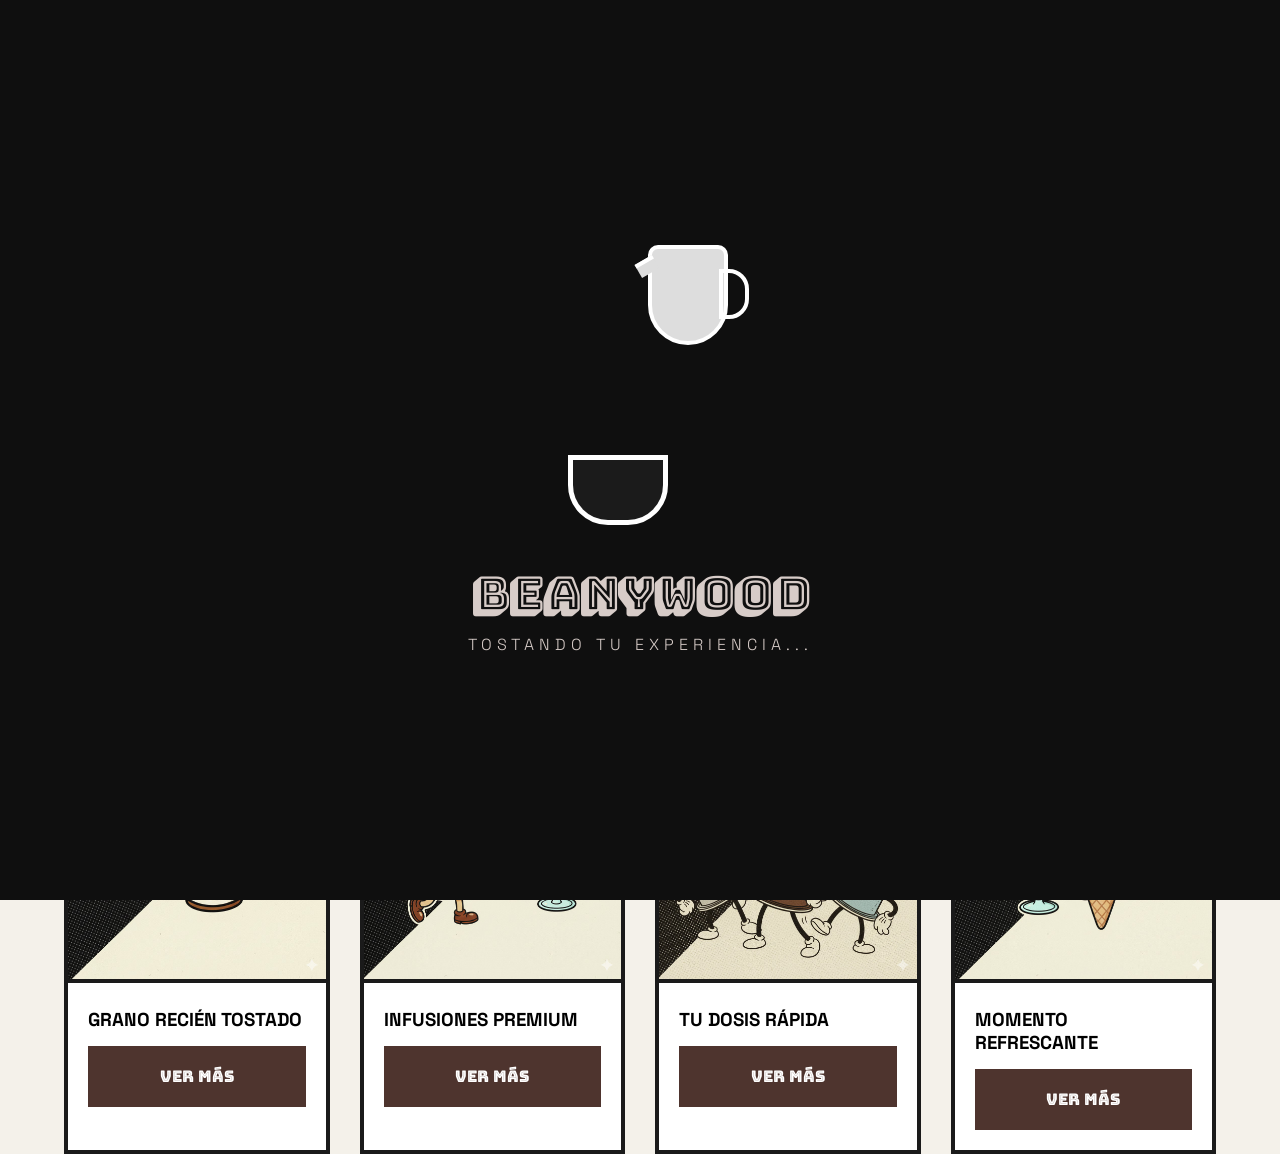
<file: index.html>
<!DOCTYPE html>
<html lang="es">
<head>
    <meta charset="UTF-8">
    <meta name="viewport" content="width=device-width, initial-scale=1.0">
    <title>Beanywood | Home</title>
    <link rel="stylesheet" href="css/styles.css">
    <link href="https://fonts.googleapis.com/css2?family=Bungee+Shade&family=Bungee+Inline&family=Space+Grotesk:wght@300;800&display=swap" rel="stylesheet">
</head>
<body>
    <div id="loader">
    <div class="loader-content">
        <div class="coffee-pot-container">
            <div class="coffee-pot">
                <div class="pot-body"></div>
                <div class="pot-handle"></div>
                <div class="pot-spout"></div>
            </div>
            <div class="coffee-stream-v2"></div>
            <div class="cartoon-coffee">
                <div class="liquid"></div>
            </div>
        </div>
        <h2 class="loader-brand">BEANYWOOD</h2>
        <p class="loader-status">TOSTANDO TU EXPERIENCIA...</p>
    </div>
</div>

    <div id="custom-cursor"></div>

   <header>
    <div class="nav-container">
        <a href="index.html" class="logo">BEANYWOOD</a>
        
        <nav class="main-nav">
           
            <a href="te.html" class="nav-item hover-target">TÉS</a>
            <a href="capsulas.html" class="nav-item hover-target">CÁPSULAS</a>
            <a href="Helado.html" class="nav-item hover-target">HELADO</a>
            <a href="grano.html" class="nav-item hover-target">GRANO</a>
            <a href="#" onclick="toggleCart()" class="nav-item cart-btn hover-target">
                BOLSA <span class="cart-badge">[<span id="cart-counter">0</span>]</span>
            </a>
        </nav>
    </div>
</header>

<section class="hero-section">
    <div class="hero-content">
        <h1 class="main-title">BIENVENIDO AL</h1>
        <h2 class="sub-title">UNIVERSO BEANY</h2>
        <p class="hero-tagline">Tu dosis diaria de cafeína con estilo.</p>
    </div>
</section>

   

    <aside id="sidebar-cart" class="cart-sidebar">
        <div class="cart-header">
            <h2>TU BOLSA</h2>
            <button onclick="toggleCart()" class="close-btn">&times;</button>
        </div>
        <div id="cart-items-container"></div>
        <div class="cart-footer">
            <h3>TOTAL: <span id="total-amount">0.00€</span></h3>
            <button class="btn-checkout">FINALIZAR COMPRA</button>
        </div>
    </aside>
    <main>
    

    <section class="featured-categories" style="margin-top: -100px; padding: 0 5%; position: relative; z-index: 10;">
        <div id="tea-products-grid" class="product-gallery" style="display: grid; grid-template-columns: repeat(auto-fit, minmax(250px, 1fr)); gap: 30px;">
            
            <article class="p-card hover-target" style="border: 4px solid var(--secondary); background: white;">
                <img src="img/cafeImagen.jpg" alt="Café" class="card-img-top" style="width: 100%; border-bottom: 4px solid var(--secondary);">
                <div class="card-body" style="padding: 20px;">
                    <h3 class="card-text" style="font-family: 'Space Grotesk'; font-weight: 800; margin-bottom: 15px;">GRANO RECIÉN TOSTADO</h3>
                    <a href="grano.html" class="btn-primary-v2" style="width: 100%; text-align: center;">VER MÁS</a>
                </div>
            </article>

            <article class="p-card hover-target" style="border: 4px solid var(--secondary); background: white;">
                <img src="img/tesImagen.jpg" alt="Tés" class="card-img-top" style="width: 100%; border-bottom: 4px solid var(--secondary);">
                <div class="card-body" style="padding: 20px;">
                    <h3 class="card-text" style="font-family: 'Space Grotesk'; font-weight: 800; margin-bottom: 15px;">INFUSIONES PREMIUM</h3>
                    <a href="te.html" class="btn-primary-v2" style="width: 100%; text-align: center;">VER MÁS</a>
                </div>
            </article>

            <article class="p-card hover-target" style="border: 4px solid var(--secondary); background: white;">
                <img src="img/capsulasImagen.jpg" alt="Cápsulas" class="card-img-top" style="width: 100%; border-bottom: 4px solid var(--secondary);">
                <div class="card-body" style="padding: 20px;">
                    <h3 class="card-text" style="font-family: 'Space Grotesk'; font-weight: 800; margin-bottom: 15px;">TU DOSIS RÁPIDA</h3>
                    <a href="capsulas.html" class="btn-primary-v2" style="width: 100%; text-align: center;">VER MÁS</a>
                </div>
            </article>

            <article class="p-card hover-target" style="border: 4px solid var(--secondary); background: white;">
                <img src="img/heladosImagen.jpg" alt="Helados" class="card-img-top" style="width: 100%; border-bottom: 4px solid var(--secondary);">
                <div class="card-body" style="padding: 20px;">
                    <h3 class="card-text" style="font-family: 'Space Grotesk'; font-weight: 800; margin-bottom: 15px;">MOMENTO REFRESCANTE</h3>
                    <a href="Helado.html" class="btn-primary-v2" style="width: 100%; text-align: center;">VER MÁS</a>
                </div>
            </article>

        </div>
    </section>
</main>

    <script src="java/script.js"></script>
</body>
</html>
</file>
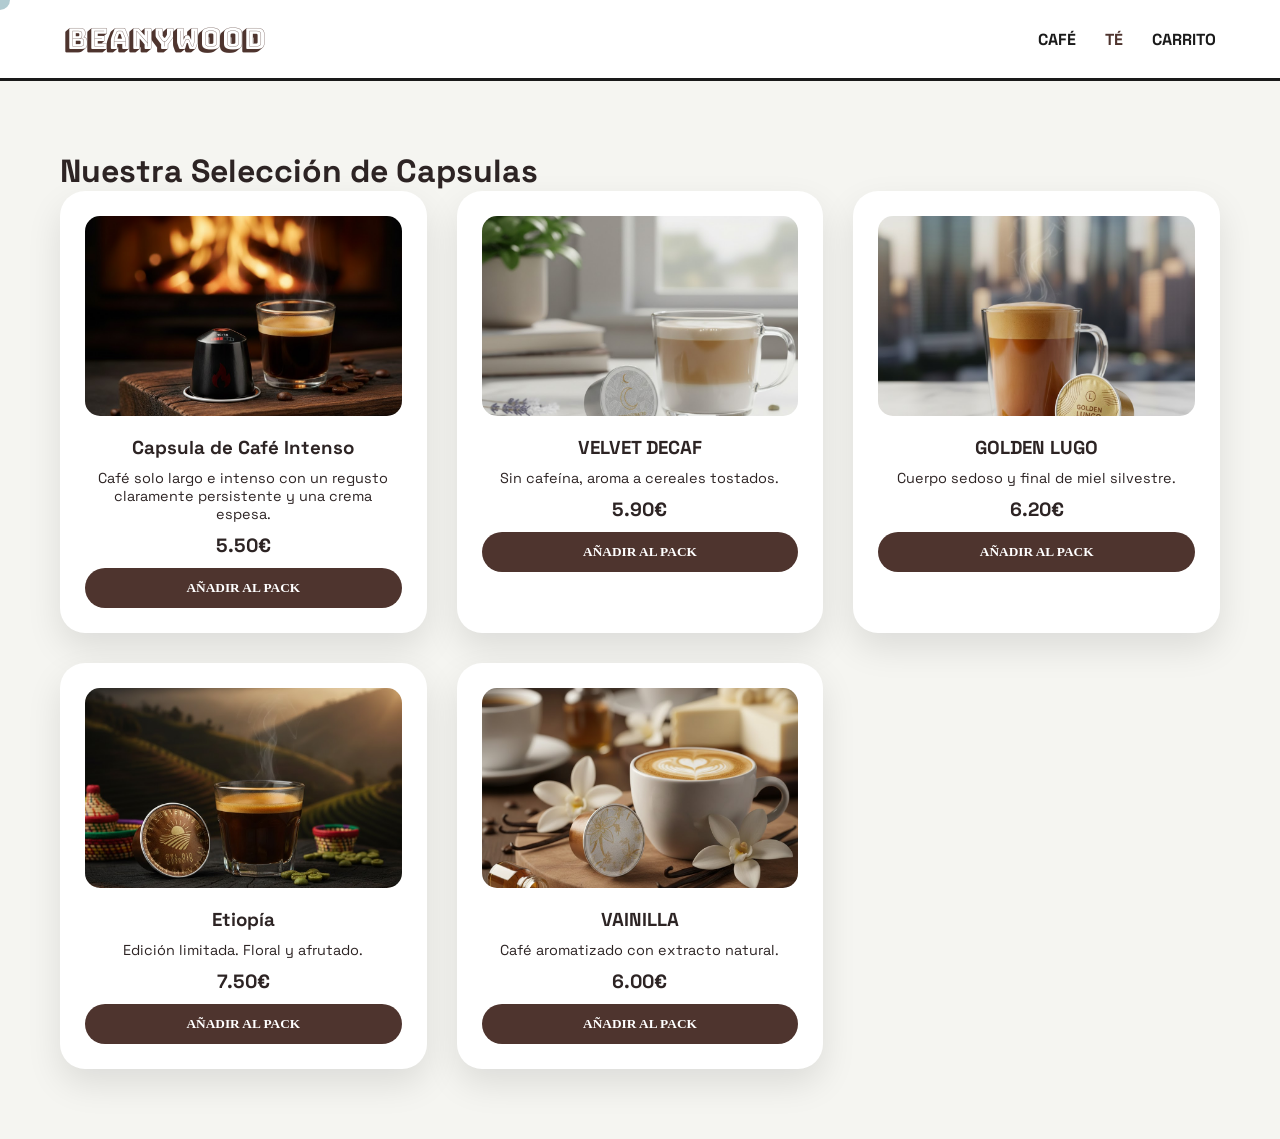
<file: capsulas.html>
<!DOCTYPE html>
<html lang="es">
<head>
    <meta charset="UTF-8">
    <meta name="viewport" content="width=device-width, initial-scale=1.0">
    <title>Tea Specialty Store</title>
    <link href="https://fonts.googleapis.com/css2?family=Bungee+Shade&family=Space+Grotesk:wght@300;500;700&display=swap" rel="stylesheet">
    <link rel="stylesheet" href="css/styles.css">
</head>
<body id="tea-store-body">

    <div id="custom-cursor"></div>

    <div id="main-loader">
        <div id="cup-container" class="cartoon-coffee">
            <div id="liquid-fill" class="liquid"></div>
        </div>
    </div>

    <header id="main-header">
        <div id="header-container" class="nav-container">
            <a href="index.html" id="site-logo" class="logo">BEANYWOOD</a>
            <nav id="main-navigation">
                <a href="#" id="nav-link-coffee">CAFÉ</a>
                <a href="#" id="nav-link-tea-active">TÉ</a>
                <a href="#" id="nav-link-cart" onclick="toggleCart()">CARRITO</a>
            </nav>
        </div>
    </header>

    <main id="tea-content-wrapper" class="content-wrapper">
        <h1 id="section-title">Nuestra Selección de Capsulas</h1>

        <div id="tea-products-grid" class="product-gallery">
            
            <article id="tea-card-1" class="p-card">
                <img id="tea-img-1" src="img/capsula1.jpg" alt="Matcha">
                <h3 id="tea-title-1">Capsula de Café Intenso</h3>
                <p style="margin: 10px 0; font-size: 0.9rem;">Café solo largo e intenso con un regusto claramente persistente y una crema espesa.</p>
                <p id="tea-price-1">5.50€</p>
                <button id="tea-btn-1" class="btn-primary-v2">AÑADIR AL PACK</button>
            </article>

            <article id="tea-card-2" class="p-card">
                <img id="tea-img-2" src="img/capsulas2.jpg" alt="Earl Grey">
                <h3 id="tea-title-2">VELVET DECAF</h3>
                <p style="margin: 10px 0; font-size: 0.9rem;">Sin cafeína, aroma a cereales tostados.</p>
                <p id="tea-price-2">5.90€</p>
                <button id="tea-btn-2" class="btn-primary-v2">AÑADIR AL PACK</button>
            </article>
            <article id="tea-card-3" class="p-card">
        <img id="tea-img-3" src="img/capsulas3.jpg" alt="Té de Jazmín">
        <h3 id="tea-title-3">GOLDEN LUGO</h3>
        <p style="margin: 10px 0; font-size: 0.9rem;">Cuerpo sedoso y final de miel silvestre.</p>
        <p id="tea-price-3">6.20€</p>
        <button id="tea-btn-3" class="btn-primary-v2">AÑADIR AL PACK</button>
    </article>
           <article id="tea-card-4" class="p-card">
        <img id="tea-img-4" src="img/capsulas4.jpg" alt="Rooibos">
        <h3 id="tea-title-4">Etiopía</h3>
        <p style="margin: 10px 0; font-size: 0.9rem;">Edición limitada. Floral y afrutado.</p>
        <p id="tea-price-4">7.50€</p>
        <button id="tea-btn-4" class="btn-primary-v2">AÑADIR AL PACK</button>
    </article>
           <article id="tea-card-5" class="p-card">
        <img id="tea-img-5" src="img/capsulas5.jpg" alt="Chai Tea">
        <h3 id="tea-title-5">VAINILLA</h3>
        <p style="margin: 10px 0; font-size: 0.9rem;">Café aromatizado con extracto natural.</p>
        <p id="tea-price-5">6.00€</p>
        <button id="tea-btn-5" class="btn-primary-v2">AÑADIR AL PACK</button>
    </article>

        </div>
    </main>

    <aside id="tea-cart-sidebar" class="cart-sidebar">
        <h2 id="cart-title">TU CARRITO</h2>
        <div id="cart-item-preview" class="cart-item-ui">
            <p id="empty-cart-msg">No hay productos aún.</p>
        </div>
        <button id="close-cart-btn" class="btn-primary-v2" onclick="toggleCart()">CERRAR</button>
    </aside>

    <script>
        const cursor = document.getElementById('custom-cursor');
        document.addEventListener('mousemove', e => {
            cursor.style.left = e.clientX + 'px';
            cursor.style.top = e.clientY + 'px';
        });

        window.addEventListener('load', () => {
            document.getElementById('liquid-fill').style.height = "100%";
            setTimeout(() => {
                document.getElementById('main-loader').style.transform = "translateY(-100%)";
            }, 1000);
        });

        function toggleCart() {
            document.getElementById('tea-cart-sidebar').classList.toggle('active');
        }
    </script>
</body>
</html>
</file>
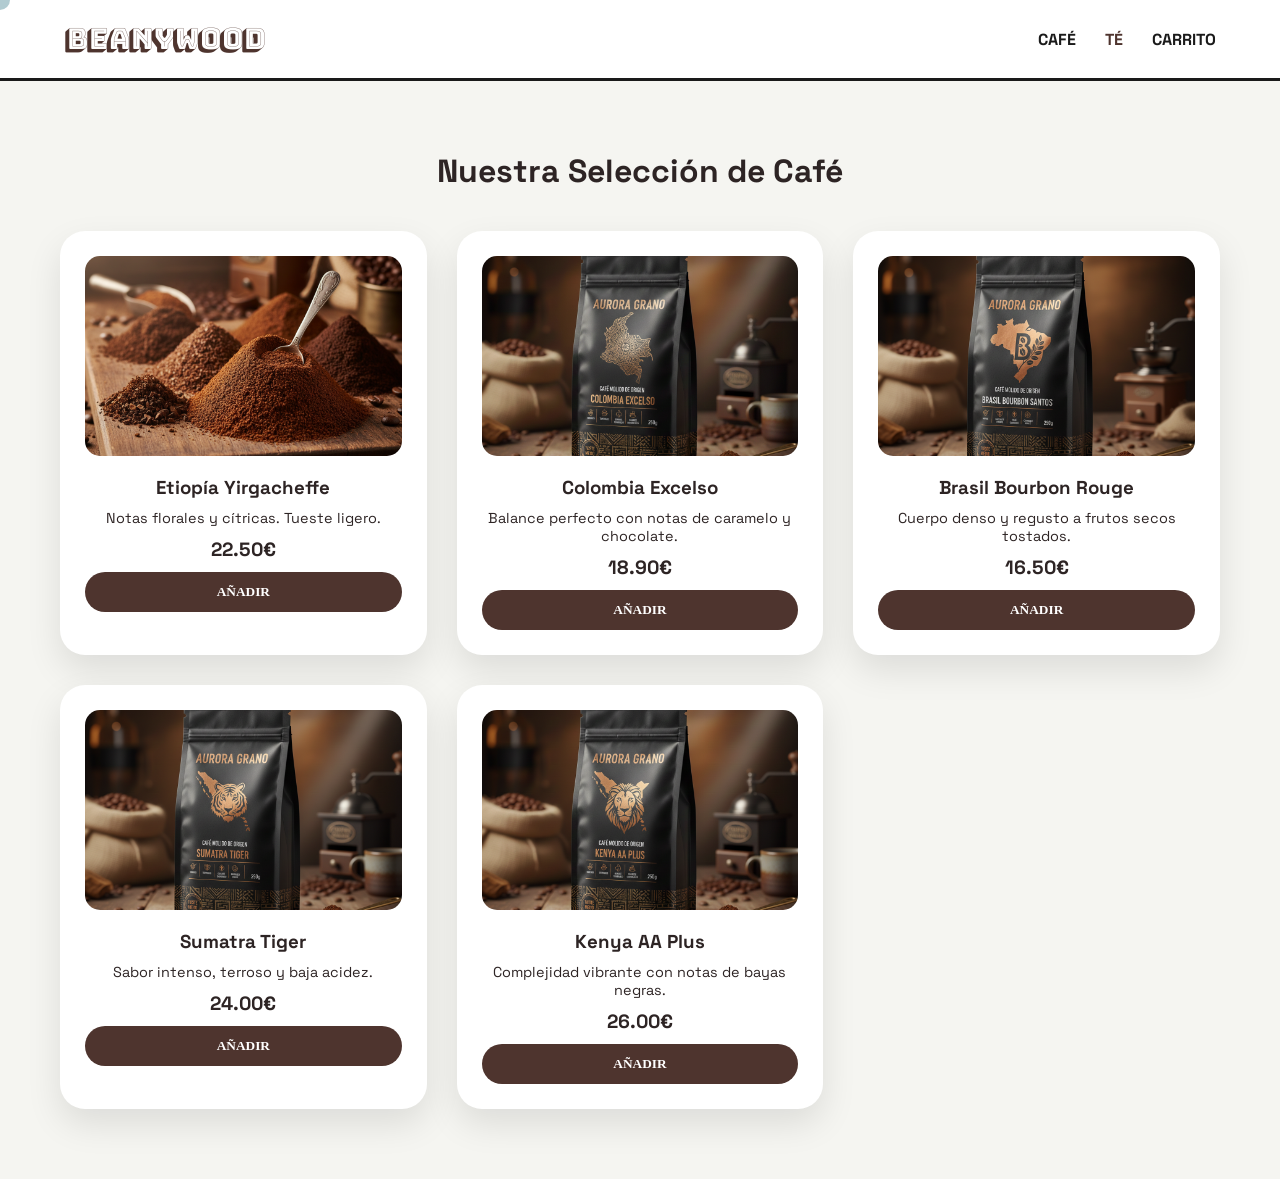
<file: grano.html>
<!DOCTYPE html>
<html lang="es">
<head>
    <meta charset="UTF-8">
    <meta name="viewport" content="width=device-width, initial-scale=1.0">
    <title>Café en Grano | Beanywood Premium</title>
    <link href="https://fonts.googleapis.com/css2?family=Bungee+Shade&family=Space+Grotesk:wght@300;500;700;800&display=swap" rel="stylesheet">
    <link rel="stylesheet" href="css/styles.css">
</head>

<body id="tea-store-body">

    <div id="custom-cursor"></div>

    <div id="main-loader">
        <div id="cup-container" class="cartoon-coffee">
            <div id="liquid-fill" class="liquid"></div>
        </div>
    </div>

    <header id="main-header">
        <div id="header-container" class="nav-container">
            <a href="index.html" id="site-logo" class="logo">BEANYWOOD</a>
            <nav id="main-navigation">
                <a href="#" id="nav-link-coffee">CAFÉ</a>
                <a href="tea.html" id="nav-link-tea-active">TÉ</a>
                <a href="#" id="nav-link-cart" onclick="toggleCart()">CARRITO</a>
            </nav>
        </div>
    </header>

    <main id="tea-content-wrapper" class="content-wrapper">
        
        <h1 id="section-title" style="text-align:center; margin-bottom:40px;">
            Nuestra Selección de Café
        </h1>

        <div id="tea-products-grid" class="product-gallery">
            
            <article id="tea-card-1" class="p-card">
                <img id="tea-img-1" src="img/Etiopía.png" alt="Etiopía">
                <h3 id="tea-title-1">Etiopía Yirgacheffe</h3>
                <p style="margin: 10px 0; font-size: 0.9rem;">
                    Notas florales y cítricas. Tueste ligero.
                </p>
                <p id="tea-price-1">22.50€</p>
                <button id="tea-btn-1" class="btn-primary-v2">AÑADIR</button>
            </article>

            <article id="tea-card-2" class="p-card">
                <img id="tea-img-2" src="img/Colombia.png" alt="Colombia">
                <h3 id="tea-title-2">Colombia Excelso</h3>
                <p style="margin: 10px 0; font-size: 0.9rem;">
                    Balance perfecto con notas de caramelo y chocolate.
                </p>
                <p id="tea-price-2">18.90€</p>
                <button id="tea-btn-2" class="btn-primary-v2">AÑADIR</button>
            </article>

            <article id="tea-card-3" class="p-card">
                <img id="tea-img-3" src="img/Brasil.png" alt="Brasil">
                <h3 id="tea-title-3">Brasil Bourbon Rouge</h3>
                <p style="margin: 10px 0; font-size: 0.9rem;">
                    Cuerpo denso y regusto a frutos secos tostados.
                </p>
                <p id="tea-price-3">16.50€</p>
                <button id="tea-btn-3" class="btn-primary-v2">AÑADIR</button>
            </article>

            <article id="tea-card-4" class="p-card">
                <img id="tea-img-4" src="img/Sumatra.png" alt="Sumatra">
                <h3 id="tea-title-4">Sumatra Tiger</h3>
                <p style="margin: 10px 0; font-size: 0.9rem;">
                    Sabor intenso, terroso y baja acidez.
                </p>
                <p id="tea-price-4">24.00€</p>
                <button id="tea-btn-4" class="btn-primary-v2">AÑADIR</button>
            </article>

            <article id="tea-card-5" class="p-card">
                <img id="tea-img-5" src="img/Kenya AA plus.png" alt="Kenya">
                <h3 id="tea-title-5">Kenya AA Plus</h3>
                <p style="margin: 10px 0; font-size: 0.9rem;">
                    Complejidad vibrante con notas de bayas negras.
                </p>
                <p id="tea-price-5">26.00€</p>
                <button id="tea-btn-5" class="btn-primary-v2">AÑADIR</button>
            </article>

        </div>
    </main>

    <aside id="tea-cart-sidebar" class="cart-sidebar">
        <h2 id="cart-title">TU CARRITO</h2>
        <div id="cart-item-preview" class="cart-item-ui">
            <p id="empty-cart-msg">No hay granos seleccionados.</p>
        </div>
        <button id="close-cart-btn" class="btn-primary-v2" onclick="toggleCart()">CERRAR</button>
    </aside>

    <script>
        const cursor = document.getElementById('custom-cursor');

        document.addEventListener('mousemove', e => {
            cursor.style.left = e.clientX + 'px';
            cursor.style.top = e.clientY + 'px';
        });

        window.addEventListener('load', () => {
            document.getElementById('liquid-fill').style.height = "100%";
            setTimeout(() => {
                document.getElementById('main-loader').style.transform = "translateY(-100%)";
            }, 1000);
        });

        function toggleCart() {
            document.getElementById('tea-cart-sidebar').classList.toggle('active');
        }
    </script>

</body>
</html>
</file>
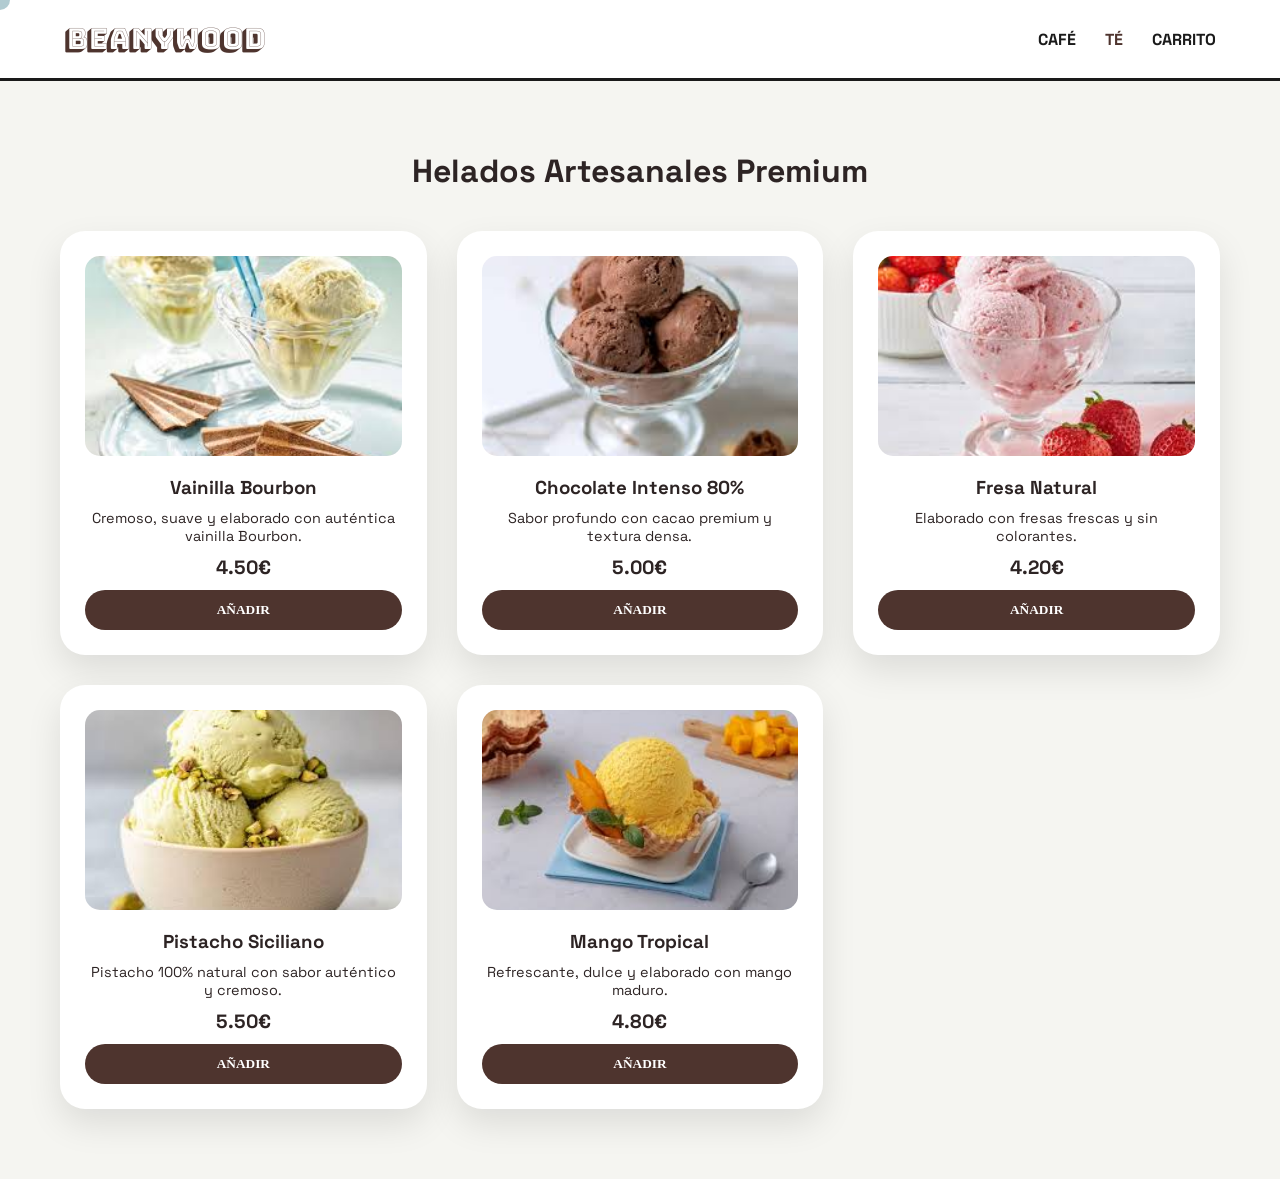
<file: Helado.html>
<!DOCTYPE html>
<html lang="es">
<head>
    <meta charset="UTF-8">
    <meta name="viewport" content="width=device-width, initial-scale=1.0">
    <title>Helados Premium | Beanywood</title>
    <link href="https://fonts.googleapis.com/css2?family=Bungee+Shade&family=Space+Grotesk:wght@300;500;700;800&display=swap" rel="stylesheet">
    <link rel="stylesheet" href="css/styles.css">
</head>

<body id="tea-store-body">

    <div id="custom-cursor"></div>

    <div id="main-loader">
        <div id="cup-container" class="cartoon-coffee">
            <div id="liquid-fill" class="liquid"></div>
        </div>
    </div>

    <header id="main-header">
        <div id="header-container" class="nav-container">
            <a href="index.html" id="site-logo" class="logo">BEANYWOOD</a>
            <nav id="main-navigation">
                <a href="cafe.html" id="nav-link-coffee">CAFÉ</a>
                <a href="tea.html" id="nav-link-tea-active">TÉ</a>
                <a href="#" id="nav-link-cart" onclick="toggleCart()">CARRITO</a>
            </nav>
        </div>
    </header>

    <main id="tea-content-wrapper" class="content-wrapper">
        
        <h1 id="section-title" style="text-align:center; margin-bottom:40px;">
            Helados Artesanales Premium
        </h1>

        <div id="tea-products-grid" class="product-gallery">
            
            <article id="tea-card-1" class="p-card">
                <img id="tea-img-1" src="img/helado_1.png" alt="Helado Vainilla">
                <h3 id="tea-title-1">Vainilla Bourbon</h3>
                <p style="margin: 10px 0; font-size: 0.9rem;">
                    Cremoso, suave y elaborado con auténtica vainilla Bourbon.
                </p>
                <p id="tea-price-1">4.50€</p>
                <button id="tea-btn-1" class="btn-primary-v2">AÑADIR</button>
            </article>

            <article id="tea-card-2" class="p-card">
                <img id="tea-img-2" src="img/helado_2.png" alt="Helado Chocolate">
                <h3 id="tea-title-2">Chocolate Intenso 80%</h3>
                <p style="margin: 10px 0; font-size: 0.9rem;">
                    Sabor profundo con cacao premium y textura densa.
                </p>
                <p id="tea-price-2">5.00€</p>
                <button id="tea-btn-2" class="btn-primary-v2">AÑADIR</button>
            </article>

            <article id="tea-card-3" class="p-card">
                <img id="tea-img-3" src="img/helado_3.png" alt="Helado Fresa">
                <h3 id="tea-title-3">Fresa Natural</h3>
                <p style="margin: 10px 0; font-size: 0.9rem;">
                    Elaborado con fresas frescas y sin colorantes.
                </p>
                <p id="tea-price-3">4.20€</p>
                <button id="tea-btn-3" class="btn-primary-v2">AÑADIR</button>
            </article>

            <article id="tea-card-4" class="p-card">
                <img id="tea-img-4" src="img/helado_4.png" alt="Helado Pistacho">
                <h3 id="tea-title-4">Pistacho Siciliano</h3>
                <p style="margin: 10px 0; font-size: 0.9rem;">
                    Pistacho 100% natural con sabor auténtico y cremoso.
                </p>
                <p id="tea-price-4">5.50€</p>
                <button id="tea-btn-4" class="btn-primary-v2">AÑADIR</button>
            </article>

            <article id="tea-card-5" class="p-card">
                <img id="tea-img-5" src="img/helado_5.png" alt="Helado Mango">
                <h3 id="tea-title-5">Mango Tropical</h3>
                <p style="margin: 10px 0; font-size: 0.9rem;">
                    Refrescante, dulce y elaborado con mango maduro.
                </p>
                <p id="tea-price-5">4.80€</p>
                <button id="tea-btn-5" class="btn-primary-v2">AÑADIR</button>
            </article>

        </div>
    </main>

    <aside id="tea-cart-sidebar" class="cart-sidebar">
        <h2 id="cart-title">TU CARRITO</h2>
        <div id="cart-item-preview" class="cart-item-ui">
            <p id="empty-cart-msg">No hay productos seleccionados.</p>
        </div>
        <button id="close-cart-btn" class="btn-primary-v2" onclick="toggleCart()">CERRAR</button>
    </aside>

    <script>
        const cursor = document.getElementById('custom-cursor');

        document.addEventListener('mousemove', e => {
            cursor.style.left = e.clientX + 'px';
            cursor.style.top = e.clientY + 'px';
        });

        window.addEventListener('load', () => {
            document.getElementById('liquid-fill').style.height = "100%";
            setTimeout(() => {
                document.getElementById('main-loader').style.transform = "translateY(-100%)";
            }, 1000);
        });

        function toggleCart() {
            document.getElementById('tea-cart-sidebar').classList.toggle('active');
        }
    </script>

</body>
</html>
</file>
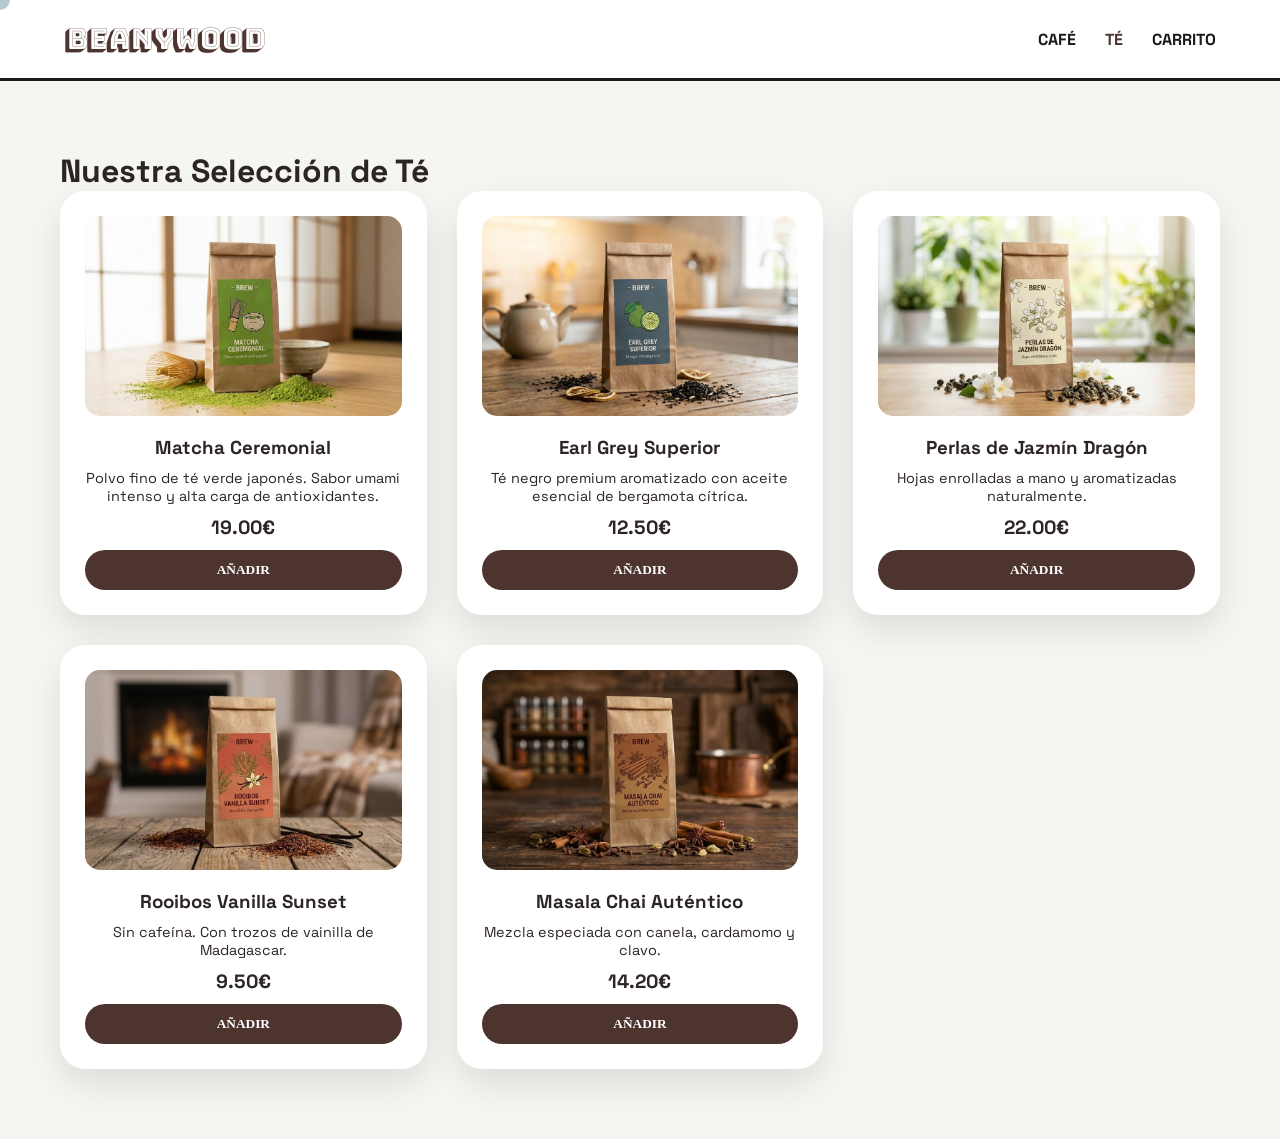
<file: te.html>
<!DOCTYPE html>
<html lang="es">
<head>
    <meta charset="UTF-8">
    <meta name="viewport" content="width=device-width, initial-scale=1.0">
    <title>Tea Specialty Store</title>
    <link href="https://fonts.googleapis.com/css2?family=Bungee+Shade&family=Space+Grotesk:wght@300;500;700&display=swap" rel="stylesheet">
    <link rel="stylesheet" href="css/styles.css">
</head>
<body id="tea-store-body">

    <div id="custom-cursor"></div>

    <div id="main-loader">
        <div id="cup-container" class="cartoon-coffee">
            <div id="liquid-fill" class="liquid"></div>
        </div>
    </div>

    <header id="main-header">
        <div id="header-container" class="nav-container">
            <a href="index.html" id="site-logo" class="logo">BEANYWOOD</a>
            <nav id="main-navigation">
                <a href="#" id="nav-link-coffee">CAFÉ</a>
                <a href="#" id="nav-link-tea-active">TÉ</a>
                <a href="#" id="nav-link-cart" onclick="toggleCart()">CARRITO</a>
            </nav>
        </div> 
    </header>

    <main id="tea-content-wrapper" class="content-wrapper">
        <h1 id="section-title">Nuestra Selección de Té</h1>

        <div id="tea-products-grid" class="product-gallery">
            
            <article id="tea-card-1" class="p-card">
                <img id="tea-img-1" src="img/Te_Matcha.jpg" alt="Matcha">
                <h3 id="tea-title-1">Matcha Ceremonial</h3>
                <p style="margin: 10px 0; font-size: 0.9rem;">Polvo fino de té verde japonés. Sabor umami intenso y alta carga de antioxidantes.</p>
                <p id="tea-price-1">19.00€</p>
                <button id="tea-btn-1" class="btn-primary-v2">AÑADIR</button>
            </article>

            <article id="tea-card-2" class="p-card">
                <img id="tea-img-2" src="img/Te_Earl.jpg" alt="Earl Grey">
                <h3 id="tea-title-2">Earl Grey Superior</h3>
                <p style="margin: 10px 0; font-size: 0.9rem;">Té negro premium aromatizado con aceite esencial de bergamota cítrica.</p>
                <p id="tea-price-2">12.50€</p>
                <button id="tea-btn-2" class="btn-primary-v2">AÑADIR</button>
            </article>
            <article id="tea-card-3" class="p-card">
        <img id="tea-img-3" src="img/Te_Perlas.jpg" alt="Té de Jazmín">
        <h3 id="tea-title-3">Perlas de Jazmín Dragón</h3>
        <p style="margin: 10px 0; font-size: 0.9rem;">Hojas enrolladas a mano y aromatizadas naturalmente.</p>
        <p id="tea-price-3">22.00€</p>
        <button id="tea-btn-3" class="btn-primary-v2">AÑADIR</button>
    </article>
           <article id="tea-card-4" class="p-card">
        <img id="tea-img-4" src="img/Te_Rooibos.jpg" alt="Rooibos">
        <h3 id="tea-title-4">Rooibos Vanilla Sunset</h3>
        <p style="margin: 10px 0; font-size: 0.9rem;">Sin cafeína. Con trozos de vainilla de Madagascar.</p>
        <p id="tea-price-4">9.50€</p>
        <button id="tea-btn-4" class="btn-primary-v2">AÑADIR</button>
    </article>
           <article id="tea-card-5" class="p-card">
        <img id="tea-img-5" src="img/Te_Masala.jpg" alt="Chai Tea">
        <h3 id="tea-title-5">Masala Chai Auténtico</h3>
        <p style="margin: 10px 0; font-size: 0.9rem;">Mezcla especiada con canela, cardamomo y clavo.</p>
        <p id="tea-price-5">14.20€</p>
        <button id="tea-btn-5" class="btn-primary-v2">AÑADIR</button>
    </article>

        </div>
    </main>

    <aside id="tea-cart-sidebar" class="cart-sidebar">
        <h2 id="cart-title">TU CARRITO</h2>
        <div id="cart-item-preview" class="cart-item-ui">
            <p id="empty-cart-msg">No hay productos aún.</p>
        </div>
        <button id="close-cart-btn" class="btn-primary-v2" onclick="toggleCart()">CERRAR</button>
    </aside>

    <script>
        const cursor = document.getElementById('custom-cursor');
        document.addEventListener('mousemove', e => {
            cursor.style.left = e.clientX + 'px';
            cursor.style.top = e.clientY + 'px';
        });

        window.addEventListener('load', () => {
            document.getElementById('liquid-fill').style.height = "100%";
            setTimeout(() => {
                document.getElementById('main-loader').style.transform = "translateY(-100%)";
            }, 1000);
        });

        function toggleCart() {
            document.getElementById('tea-cart-sidebar').classList.toggle('active');
        }
    </script>
</body>
</html>
</file>
<file: css/styles.css>
root {
    --primary: #4e342e;
    --secondary: #1a1a1a;
    --accent: #FFD700; /* Un toque dorado para resaltar */
    --bg-light: #f5f5f1;
    --text-main: #2d2424;
    --shadow-retro: 8px 8px 0px var(--secondary);
    --step-ani: cubic-bezier(0.19, 1, 0.22, 1);
}

* {
    margin: 0; padding: 0; box-sizing: border-box;
    cursor: none !important; /* Forzamos el cursor custom */
}

:root {
    --primary: #4e342e;
    --secondary: #1a1a1a;
    --accent: #eaddcf; /* Un beige más suave para el fondo */
    --white: #ffffff;
}

/* --- Fondo Guay con Textura --- */
body {
    background-color: #f4f1ea;
    /* Creamos un efecto de papel/grano sutil */
    background-image: 
        linear-gradient(30deg, #f4f1ea 12%, transparent 12.5%, transparent 87%, #f4f1ea 87.5%, #f4f1ea),
        linear-gradient(150deg, #f4f1ea 12%, transparent 12.5%, transparent 87%, #f4f1ea 87.5%, #f4f1ea),
        linear-gradient(30deg, #f4f1ea 12%, transparent 12.5%, transparent 87%, #f4f1ea 87.5%, #f4f1ea),
        linear-gradient(150deg, #f4f1ea 12%, transparent 12.5%, transparent 87%, #f4f1ea 87.5%, #f4f1ea),
        linear-gradient(60deg, #dfd9ce 25%, transparent 25.5%, transparent 75%, #dfd9ce 75%, #dfd9ce),
        linear-gradient(60deg, #dfd9ce 25%, transparent 25.5%, transparent 75%, #dfd9ce 75%, #dfd9ce);
    background-size: 80px 140px;
    background-attachment: fixed;
    font-family: 'Space Grotesk', sans-serif;
}

/* --- Mejoras en el Cursor --- */
#custom-cursor {
    width: 15px; height: 15px;
    background: var(--primary);
    border-radius: 50%;
    position: fixed;
    pointer-events: none;
    z-index: 10001;
    transition: transform 0.2s ease;
    mix-blend-mode: difference;
}
#custom-cursor.active { transform: scale(4); background: var(--accent); }

/* --- Intro Animation --- */
/* --- Nueva Animación de Cafetera Inclinable --- */
#loader {
    position: fixed; inset: 0;
    background: #0f0f0f;
    display: flex; justify-content: center; align-items: center;
    z-index: 10000;
}

.coffee-pot-container {
    position: relative;
    display: flex; 
    flex-direction: column; 
    align-items: center;
    height: 280px; /* Un poco más de aire para el chorro */
    width: 300px;  /* Contenedor ancho para mover la cafetera a la derecha */
}

/* Cuerpo de la cafetera */
.coffee-pot {
    width: 80px; height: 100px;
    background: #ddd;
    border: 4px solid #fff;
    border-radius: 10px 10px 40px 40px;
    position: absolute;
    right: 40px; /* La alejamos del centro hacia la derecha */
    top: 0;
    /* Cambiamos el punto de rotación al pico (lado izquierdo) */
    transform-origin: left center; 
    animation: pot-tilt 3s ease-in-out infinite;
    z-index: 2;
}

.pot-handle {
    position: absolute; right: -25px; top: 20px;
    width: 30px; height: 50px;
    border: 4px solid #fff; border-radius: 0 20px 20px 0;
}

.pot-spout {
    position: absolute; left: -15px; top: 10px;
    width: 20px; height: 15px;
    background: #ddd; border-top: 4px solid #fff;
    transform: rotate(-30deg);
}

/* Chorro de café mejorado */
.coffee-stream-v2 {
    position: absolute;
    left: 50%; /* Centrado exacto respecto al contenedor */
    transform: translateX(-50%);
    top: 55px; /* Ajustado para que parezca salir del pico inclinado */
    width: 6px; height: 0;
    background: #6f4e37;
    animation: stream-pour 3s ease-in-out infinite;
    z-index: 1;
}

.cartoon-coffee {
    width: 100px; height: 70px;
    border: 5px solid white;
    border-radius: 0 0 40px 40px;
    position: absolute; 
    bottom: 0;
    left: 50%;
    transform: translateX(-50%); /* Centrada */
    overflow: hidden; 
    background: rgba(255,255,255,0.05);
}

.liquid {
    position: absolute; bottom: 0; width: 100%; height: 0%;
    background: #6f4e37;
    animation: fill-up-slow 3s ease-in-out infinite;
}

/* Textos en Beige (usando tu variable --accent) */
.loader-brand {
    color: var(--accent); /* Cambiado a beige */
    font-family: 'Bungee Shade';
    font-size: 2.8rem; margin-top: 40px;
    text-align: center;
}

.loader-status {
    color: var(--accent); /* Cambiado a beige */
    font-family: 'Space Grotesk';
    letter-spacing: 5px; font-weight: 300;
    margin-top: 10px; text-align: center;
}

/* Keyframes de movimiento */
@keyframes pot-tilt {
    0%, 20% { transform: rotate(0deg); }
    /* Inclinamos hacia la izquierda (negativo) para verter en el centro */
    40%, 80% { transform: rotate(-40deg); } 
    100% { transform: rotate(0deg); }
}

@keyframes stream-pour {
    0%, 42% { height: 0; opacity: 0; } /* Retrasamos un poco el inicio */
    52%, 75% { height: 160px; opacity: 1; } /* El chorro llega a la taza */
    85%, 100% { height: 0; opacity: 0; }
}

@keyframes fill-up-slow {
    0%, 40% { height: 0%; }
    80%, 100% { height: 85%; }
}
/* --- Hero Section --- */
.hero {
    text-align: center; padding: 100px 20px;
}

.glitch-title {
    font-family: 'Bungee Inline';
    font-size: clamp(3rem, 10vw, 6rem);
    line-height: 0.9;
    text-transform: uppercase;
}

.glitch-title span {
    font-family: 'Bungee Shade';
    color: var(--primary);
}

/* --- Sidebar --- */
.cart-sidebar {
    position: fixed; right: -100%; top: 0;
    width: 100%; max-width: 400px; height: 100%;
    background: white; border-left: 5px solid var(--secondary);
    z-index: 999; transition: 0.5s var(--step-ani);
    padding: 40px;
}

.cart-sidebar.active { right: 0; box-shadow: -20px 0 0 rgba(0,0,0,0.05); }

.btn-primary-v2 {
    display: inline-block;
    background: var(--primary); color: white;
    padding: 20px 40px; border-radius: 0; /* Estilo cuadrado retro */
    font-family: 'Bungee Inline'; text-decoration: none;
    box-shadow: var(--shadow-retro);
    transition: 0.2s;
}

.btn-primary-v2:hover {
    transform: translate(-4px, -4px);
    box-shadow: 12px 12px 0px var(--secondary);
}
/* --- Navegación Mejorada --- */
header {
    background: rgba(255, 255, 255, 0.9);
    backdrop-filter: blur(8px);
    border-bottom: 4px solid var(--secondary);
    padding: 20px 5%;
    position: sticky;
    top: 0;
    z-index: 900;
}

.main-nav {
    display: flex;
    gap: 35px;
}

.nav-item {
    text-decoration: none;
    color: var(--secondary);
    font-weight: 800;
    font-size: 1rem;
    letter-spacing: 3px;
    text-transform: uppercase;
}

.nav-item::after {
    content: '';
    position: absolute;
    bottom: -5px;
    left: 0;
    width: 0%;
    height: 3px;
    background: var(--primary);
    transition: 0.3s;
}

.nav-item:hover::after {
    width: 100%;
}

/* --- Sección Central "Más Chula" --- */
.hero-section {
    min-height: 80vh;
    display: flex;
    align-items: center;
    justify-content: center;
    text-align: center;
    /* Fondo con degradado y un patrón sutil de puntos (estilo retro) */
    background-color: #fcfcf9;
    background-image: radial-gradient(var(--accent) 0.5px, transparent 0.5px);
    background-size: 30px 30px; 
}

.main-title {
    font-family: 'Bungee Inline';
    font-size: 2rem;
    letter-spacing: 15px; /* Súper separación */
    color: var(--secondary);
    margin-bottom: 10px;
    opacity: 0.8;
}

.sub-title {
    font-family: 'Bungee Shade';
    font-size: clamp(3rem, 8vw, 6rem);
    line-height: 1;
    letter-spacing: 5px;
    color: var(--primary);
    text-shadow: 4px 4px 0px var(--accent);
}

.hero-tagline {
    margin-top: 30px;
    font-size: 1.2rem;
    font-weight: 300;
    letter-spacing: 4px;
    text-transform: uppercase;
    color: var(--secondary);
}
.hero-content {
    padding: 150px 20px;
    text-align: center;
}

/* Ajuste del Cart Badge */
.cart-badge {
    color: var(--primary);
}
.nav-container {
    display: flex;
    justify-content: space-between; /* Esto empuja el menú a la derecha */
    align-items: center;
    max-width: 1600px;
    margin: 0 auto;
}
.logo {
    font-family: 'Bungee Shade';
    color: var(--primary);
    font-size: 2.5rem; /* Más grande */
    text-decoration: none;
    letter-spacing: -2px;
    transition: 0.3s;
}

.logo:hover {
    color: var(--secondary);
    transform: skewX(-10deg); /* Efecto de inclinación guay */
}
.main-title {
    font-family: 'Bungee Inline';
    font-size: 1.8rem;
    letter-spacing: 20px; /* Súper separación solicitada */
    color: var(--secondary);
    margin-bottom: 20px;
}

.sub-title {
    font-family: 'Bungee Shade';
    font-size: clamp(3.5rem, 12vw, 8rem);
    color: var(--primary);
    line-height: 0.8;
    /* Sombra tipo sticker */
    filter: drop-shadow(6px 6px 0px var(--white));
}

/* parte de pablo.espinosa */
:root {
    --primary: #4e342e;
    --secondary: #1a1a1a;
    --accent: #d7ccc8;
    --bg-light: #f5f5f1;
    --text-main: #2d2424;
    --shadow: 0 15px 35px rgba(0, 0, 0, 0.1);
    --step-ani: cubic-bezier(0.19, 1, 0.22, 1);
}

/* Base */
#tea-store-body {
    margin: 0;
    padding: 0;
    box-sizing: border-box;
    background: var(--bg-light);
    color: var(--text-main);
    font-family: 'Space Grotesk', sans-serif;
    overflow-x: hidden;
    cursor: none;
}

/* Cursor */
#custom-cursor {
    width: 20px;
    height: 20px;
    background: var(--primary);
    border-radius: 50%;
    position: fixed;
    pointer-events: none;
    z-index: 9999;
    mix-blend-mode: difference;
    transform: translate(-50%, -50%);
}

/* Loader */
#main-loader {
    position: fixed;
    inset: 0;
    background: #0f0f0f;
    display: flex;
    justify-content: center;
    align-items: center;
    z-index: 10000;
    transition: transform 0.8s var(--step-ani);
}

#cup-container {
    width: 100px;
    height: 80px;
    border: 5px solid white;
    border-radius: 0 0 40px 40px;
    position: relative;
    overflow: hidden;
}

#liquid-fill {
    position: absolute;
    bottom: 0;
    width: 100%;
    height: 0%;
    background: var(--primary);
    transition: 1s ease;
}

/* Header & Nav */
#main-header {
    background: white;
    border-bottom: 3px solid var(--secondary);
    padding: 20px 5%;
    position: sticky;
    top: 0;
    z-index: 900;
}

#header-container {
    display: flex;
    justify-content: space-between;
    align-items: center;
    max-width: 1400px;
    margin: 0 auto;
}

#site-logo {
    font-family: 'Bungee Shade', cursive;
    color: var(--primary);
    font-size: 1.8rem;
    text-decoration: none;
}

#nav-link-coffee, #nav-link-tea-active, #nav-link-cart {
    text-decoration: none;
    color: var(--secondary);
    font-weight: 800;
    margin-left: 25px;
    transition: 0.3s;
}

#nav-link-tea-active {
    color: var(--primary);
}

/* Grid & Cards */
#tea-content-wrapper {
    max-width: 1200px;
    margin: 50px auto;
    padding: 20px;
}

#tea-products-grid {
    display: grid;
    grid-template-columns: repeat(auto-fill, minmax(280px, 1fr));
    gap: 30px;
}

#tea-card-1, #tea-card-2, #tea-card-3, #tea-card-4, #tea-card-5 {
    background: white;
    border-radius: 25px;
    padding: 25px;
    box-shadow: var(--shadow);
    text-align: center;
    transition: 0.4s var(--step-ani);
}

#tea-img-1, #tea-img-2, #tea-img-3, #tea-img-4, #tea-img-5 {
    width: 100%;
    height: 200px;
    object-fit: cover;
    border-radius: 15px;
    margin-bottom: 15px;
}

#tea-price-1, #tea-price-2, #tea-price-3, #tea-price-4, #tea-price-5 {
    font-weight: 800;
    font-size: 1.2rem;
    margin: 10px 0;
}

/* Botones con ID (se pueden agrupar por clase si el ejercicio lo permite, 
pero aquí uso el estilo base referenciado a sus IDs para Git) */
#tea-btn-1, #tea-btn-2, #tea-btn-3, #tea-btn-4, #tea-btn-5, #close-cart-btn {
    background: var(--primary);
    color: white;
    border: none;
    padding: 12px;
    width: 100%;
    border-radius: 50px;
    font-weight: 800;
    cursor: pointer;
}

/* Sidebar */
#tea-cart-sidebar {
    position: fixed;
    right: -450px;
    top: 0;
    width: 400px;
    height: 100%;
    background: white;
    padding: 40px;
    transition: 0.5s var(--step-ani);
    z-index: 2000;
    box-shadow: -10px 0 30px rgba(0,0,0,0.1);
}

#tea-cart-sidebar.active {
    right: 0;
}
</file>
